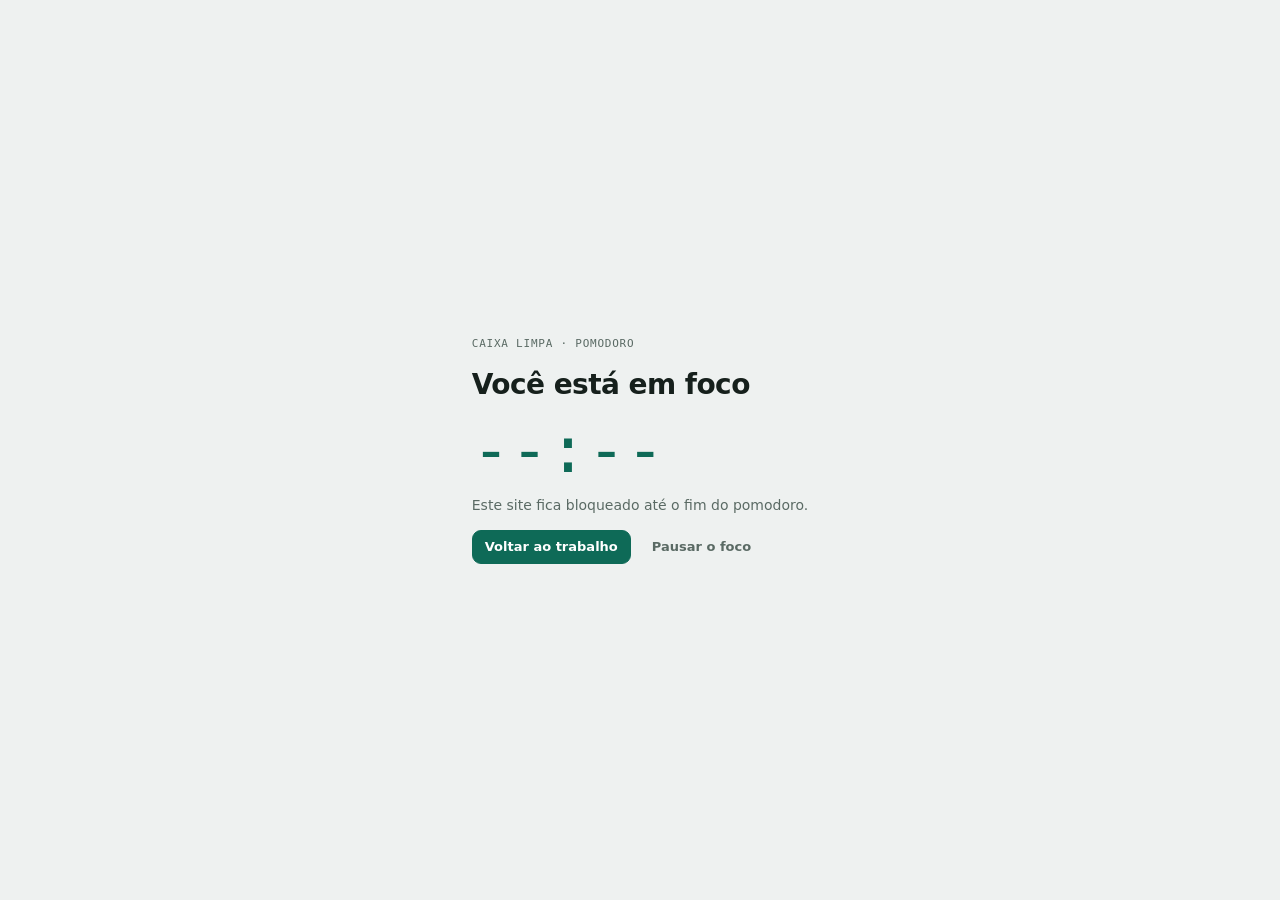
<file: extension/blocked.html>
<!doctype html>
<html lang="pt-BR">
<head>
<meta charset="utf-8">
<meta name="viewport" content="width=device-width,initial-scale=1">
<title>Em foco · Caixa Limpa</title>
<link rel="stylesheet" href="ui.css">
<style>
body{min-height:100vh;display:grid;place-items:center;padding:24px 16px}
.box{max-width:440px;display:flex;flex-direction:column;gap:14px}
h1{margin:0;font-size:28px;letter-spacing:-.02em}
.clock{font-family:var(--f-mono);font-size:64px;line-height:1;color:var(--accent)}
.acts{display:flex;gap:8px;flex-wrap:wrap}
</style>
</head>
<body>
<div class="box">
  <span class="lbl">Caixa Limpa · Pomodoro</span>
  <h1>Você está em foco</h1>
  <div class="clock mono" id="clock">--:--</div>
  <p class="muted" id="task" style="margin:0">Este site fica bloqueado até o fim do pomodoro.</p>
  <div class="acts">
    <button class="btn primary" id="back" type="button">Voltar ao trabalho</button>
    <button class="btn ghost" id="pause" type="button">Pausar o foco</button>
  </div>
</div>
<script type="module" src="blocked.js"></script>
</body>
</html>
</file>
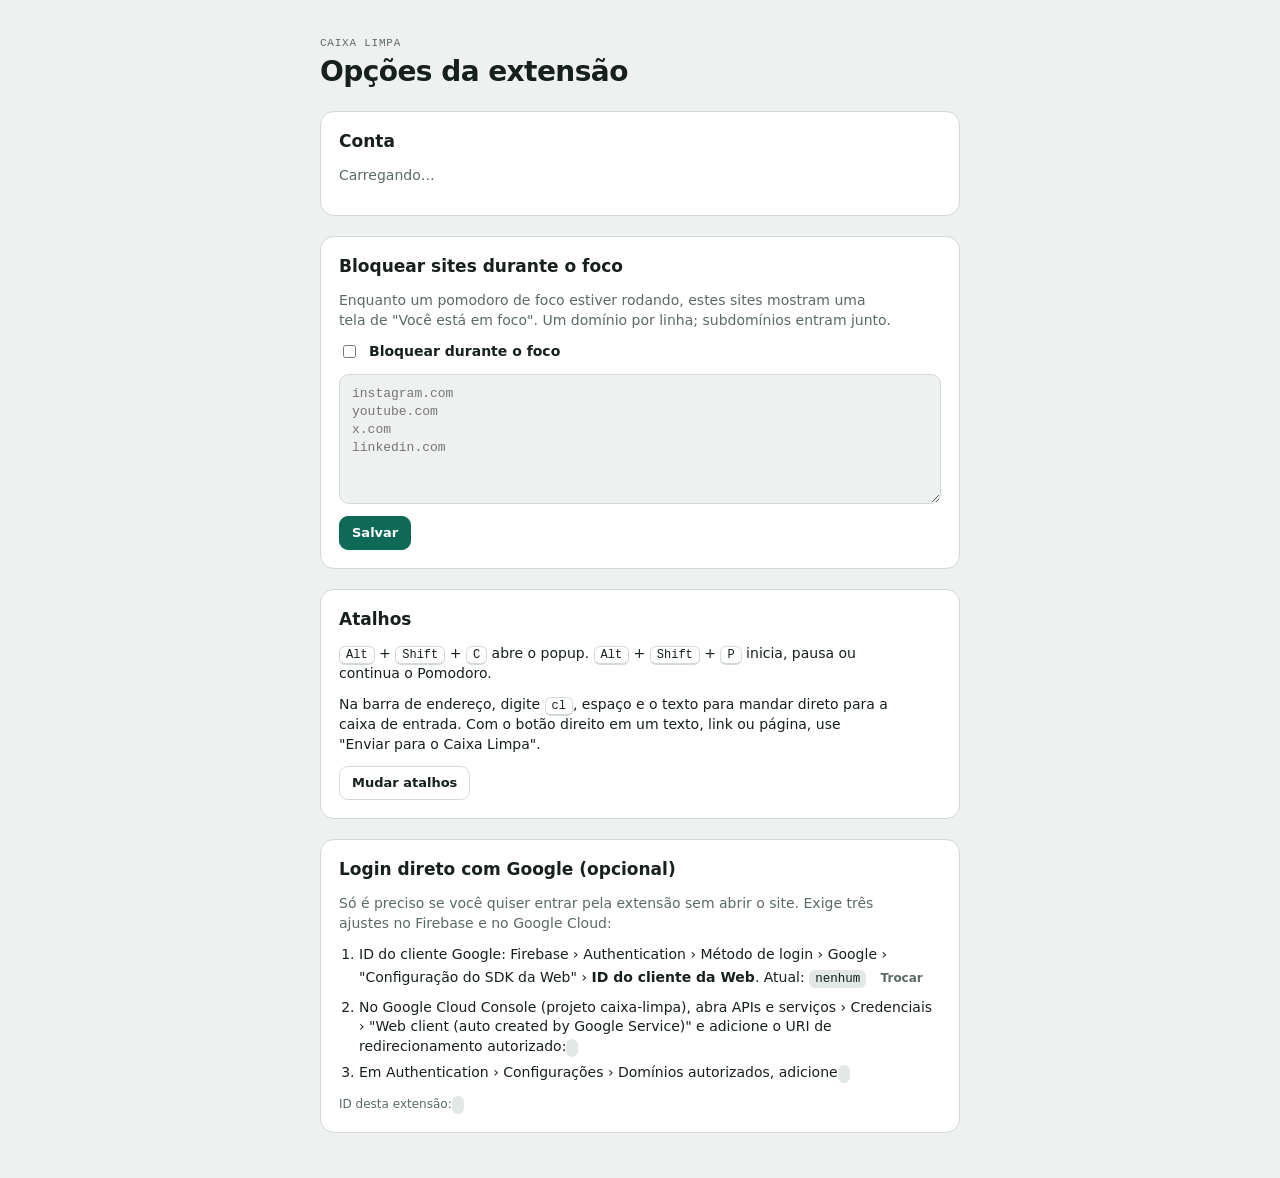
<file: extension/options.html>
<!doctype html>
<html lang="pt-BR">
<head>
<meta charset="utf-8">
<meta name="viewport" content="width=device-width,initial-scale=1">
<title>Opções · Caixa Limpa</title>
<link rel="stylesheet" href="ui.css">
<style>
body{padding:32px 16px 48px}
.wrap{max-width:640px;margin:0 auto;display:flex;flex-direction:column;gap:20px}
h1{margin:0;font-size:28px;letter-spacing:-.02em}
section{background:var(--surface);border:1px solid var(--line);border-radius:14px;padding:18px;display:flex;flex-direction:column;gap:12px}
h2{margin:0;font-size:17px}
p{margin:0;max-width:62ch}
textarea{width:100%;min-height:130px;padding:10px 12px;border-radius:10px;border:1px solid var(--line);background:var(--bg);font-family:var(--f-mono);font-size:13px;resize:vertical}
code{font-family:var(--f-mono);font-size:12.5px;background:var(--surface-2);padding:2px 6px;border-radius:6px;overflow-wrap:anywhere}
label.tg{display:flex;gap:10px;align-items:center;font-weight:700}
.row{display:flex;gap:8px;flex-wrap:wrap;align-items:center}
kbd{font-family:var(--f-mono);font-size:12px;border:1px solid var(--line);border-bottom-width:2px;border-radius:6px;padding:1px 6px}
ol{margin:0;padding-left:20px;display:flex;flex-direction:column;gap:6px}
</style>
</head>
<body>
<div class="wrap">
  <div><span class="lbl">Caixa Limpa</span><h1>Opções da extensão</h1></div>

  <section>
    <h2>Conta</h2>
    <p id="acct" class="muted">Carregando…</p>
    <div id="cid-box" hidden style="display:flex;flex-direction:column;gap:8px">
      <p><b>Falta o ID do cliente Google.</b> No Firebase Console, abra Authentication › Método de login › clique em <b>Google</b> › abra "Configuração do SDK da Web" e copie o <b>ID do cliente da Web</b> (termina com <code>.apps.googleusercontent.com</code>).</p>
      <div class="row"><input class="inp" id="cid" placeholder="123456789-abc.apps.googleusercontent.com" style="flex:1 1 280px"><button class="btn" id="cid-save" type="button">Salvar ID</button></div>
      <span id="cid-msg" class="small muted"></span>
    </div>
    <div class="row" id="acct-acts"></div>
    <p id="acct-err" class="small" style="color:var(--warn)" hidden></p>
  </section>

  <section>
    <h2>Bloquear sites durante o foco</h2>
    <p class="muted">Enquanto um pomodoro de foco estiver rodando, estes sites mostram uma tela de "Você está em foco". Um domínio por linha; subdomínios entram junto.</p>
    <label class="tg"><input type="checkbox" id="block-on"> Bloquear durante o foco</label>
    <textarea id="domains" placeholder="instagram.com&#10;youtube.com&#10;x.com&#10;linkedin.com"></textarea>
    <div class="row"><button class="btn primary" id="save" type="button">Salvar</button><span id="saved" class="small muted"></span></div>
  </section>

  <section>
    <h2>Atalhos</h2>
    <p><kbd>Alt</kbd> + <kbd>Shift</kbd> + <kbd>C</kbd> abre o popup. <kbd>Alt</kbd> + <kbd>Shift</kbd> + <kbd>P</kbd> inicia, pausa ou continua o Pomodoro.</p>
    <p>Na barra de endereço, digite <kbd>cl</kbd>, espaço e o texto para mandar direto para a caixa de entrada. Com o botão direito em um texto, link ou página, use "Enviar para o Caixa Limpa".</p>
    <div class="row"><button class="btn" id="shortcuts" type="button">Mudar atalhos</button></div>
  </section>

  <section>
    <h2>Login direto com Google (opcional)</h2>
    <p class="muted">Só é preciso se você quiser entrar pela extensão sem abrir o site. Exige três ajustes no Firebase e no Google Cloud:</p>
    <ol>
      <li>ID do cliente Google: Firebase › Authentication › Método de login › Google › "Configuração do SDK da Web" › <b>ID do cliente da Web</b>. Atual: <code id="cid-now">nenhum</code> <button class="btn small ghost" id="cid-edit" type="button">Trocar</button></li>
      <li>No Google Cloud Console (projeto caixa-limpa), abra APIs e serviços › Credenciais › "Web client (auto created by Google Service)" e adicione o URI de redirecionamento autorizado: <code id="redir"></code></li>
      <li>Em Authentication › Configurações › Domínios autorizados, adicione <code id="dom"></code></li>
    </ol>
    <p class="small muted">ID desta extensão: <code id="extid"></code></p>
  </section>
</div>
<script type="module" src="options.js"></script>
</body>
</html>
</file>
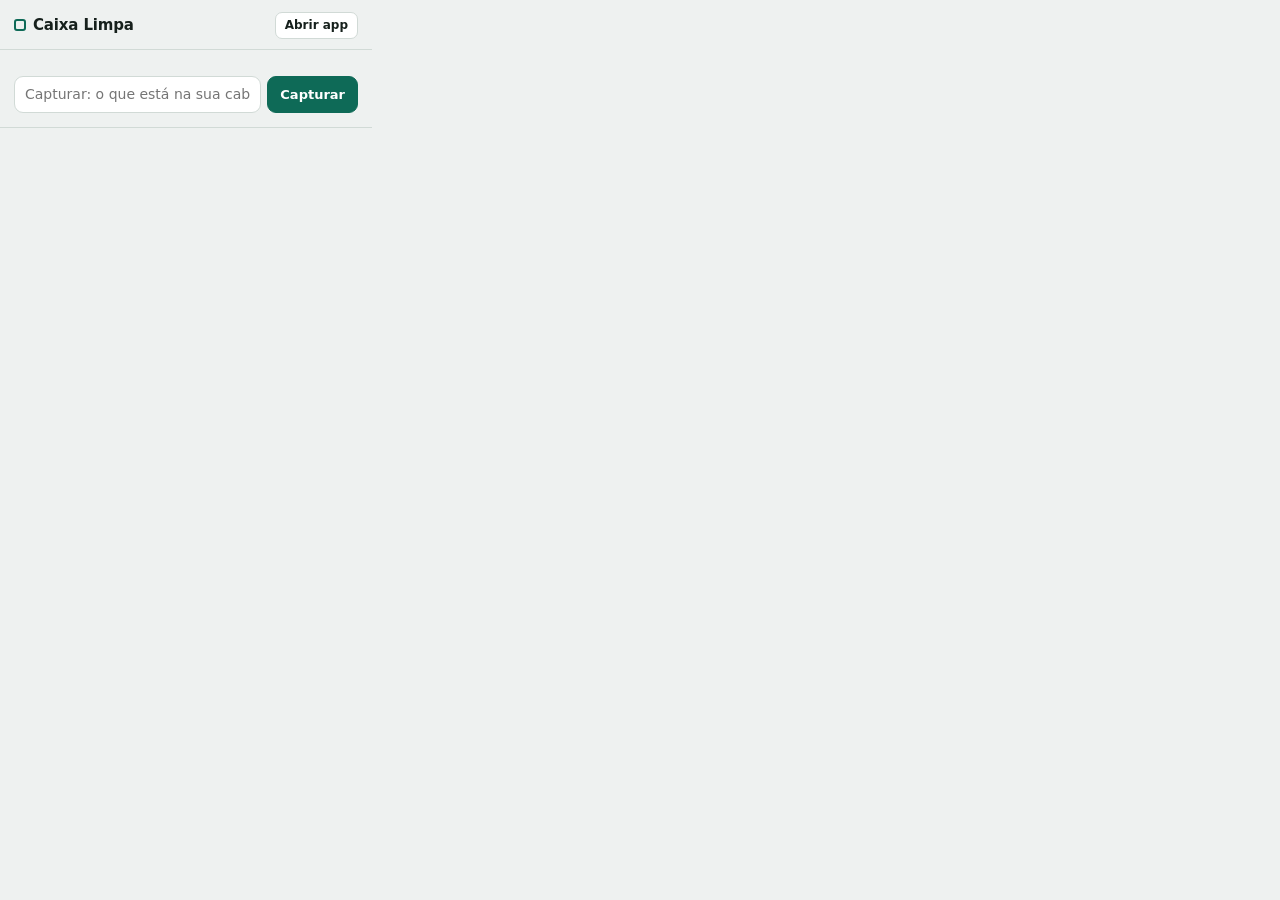
<file: extension/popup.html>
<!doctype html>
<html lang="pt-BR">
<head>
<meta charset="utf-8">
<title>Caixa Limpa</title>
<link rel="stylesheet" href="ui.css">
<style>
body{width:372px;min-height:200px}
header{display:flex;align-items:center;justify-content:space-between;gap:8px;padding:12px 14px 10px;border-bottom:1px solid var(--line)}
.brand{font-weight:800;font-size:15px;letter-spacing:-.01em;display:flex;align-items:center;gap:7px}
.brand i{width:12px;height:12px;border-radius:3px;border:2.5px solid var(--accent)}
main{padding:12px 14px 14px;display:flex;flex-direction:column;gap:14px}
.timer{background:var(--surface);border:1.5px solid var(--line);border-radius:14px;padding:12px 14px;display:flex;flex-direction:column;gap:10px}
.timer.focus{border-color:var(--accent)}
.timer.brk{border-color:var(--rest)}
.ph{display:flex;justify-content:space-between;align-items:center;color:var(--accent)}
.timer.brk .ph{color:var(--rest)}
.clock{font-family:var(--f-mono);font-weight:500;font-size:52px;line-height:1;letter-spacing:-.04em;font-variant-numeric:tabular-nums}
.meter{height:5px;border-radius:9px;background:var(--surface-2);overflow:hidden}
.meter i{display:block;height:100%;background:var(--accent)}
.timer.brk .meter i{background:var(--rest)}
.dots{display:inline-flex;gap:5px}
.dots i{width:8px;height:8px;border-radius:50%;border:2px solid currentColor}
.dots i.on{background:currentColor}
.acts{display:flex;flex-wrap:wrap;gap:6px}
form.cap{display:flex;gap:6px}
#authbox:empty,#todaybox:empty{display:none}
#todaybox{display:flex;flex-direction:column;gap:14px}
section h2{margin:0 0 4px;display:flex;justify-content:space-between}
ul{list-style:none;margin:0;padding:0}
li.row{display:flex;gap:9px;align-items:flex-start;padding:8px 0;border-bottom:1px solid var(--line)}
li.row:last-child{border-bottom:0}
.check{flex:none;width:20px;height:20px;margin-top:1px;border-radius:50%;border:2px solid var(--muted);background:transparent;padding:0}
.check:hover{border-color:var(--accent);background:var(--accent-soft)}
.rm{flex:1;min-width:0;display:flex;flex-direction:column;gap:4px}
.rm .t{overflow-wrap:anywhere}
.chips{display:flex;flex-wrap:wrap;gap:4px}
.rs{flex:none;display:flex;gap:4px}
.note{background:var(--surface-2);border-radius:10px;padding:9px 11px;display:flex;justify-content:space-between;align-items:center;gap:8px;font-size:13px}
.card{background:var(--surface);border:1px solid var(--line);border-radius:14px;padding:14px;display:flex;flex-direction:column;gap:10px}
.card h3{margin:0;font-size:15px}
footer{display:flex;justify-content:space-between;align-items:center;gap:8px;padding:10px 14px;border-top:1px solid var(--line);font-size:12px}
footer .who{min-width:0;overflow:hidden;text-overflow:ellipsis;white-space:nowrap;color:var(--muted)}
#toast{position:fixed;left:12px;right:12px;bottom:12px;background:var(--ink);color:var(--bg);border-radius:10px;padding:9px 12px;font-size:13px}
</style>
</head>
<body>
<header>
  <div class="brand"><i aria-hidden="true"></i>Caixa Limpa</div>
  <button class="btn small" id="open" type="button">Abrir app</button>
</header>
<main id="main"></main>
<footer id="foot"></footer>
<div id="toast" hidden role="status"></div>
<script type="module" src="popup.js"></script>
</body>
</html>
</file>
<file: extension/ui.css>
:root{
  --bg:#eef1f0; --surface:#ffffff; --surface-2:#e2e8e5; --ink:#16201c; --muted:#5a6a64; --line:#d1dad6;
  --accent:#0e6a57; --accent-ink:#ffffff; --accent-soft:#d3ebe3; --warn:#a84c0c; --warn-soft:#fbe5d2; --rest:#2f5f9e;
  --f-body:system-ui,-apple-system,"Segoe UI",Roboto,sans-serif; --f-mono:ui-monospace,"SF Mono",Menlo,Consolas,monospace;
  color-scheme:light;
}
@media (prefers-color-scheme: dark){:root{
  --bg:#0e1412; --surface:#151d1a; --surface-2:#1e2925; --ink:#e5eeea; --muted:#93a59e; --line:#29362f;
  --accent:#4fc4a3; --accent-ink:#05241b; --accent-soft:#163a30; --warn:#f0a25c; --warn-soft:#3a2614; --rest:#8db4ec; color-scheme:dark}}
*{box-sizing:border-box}
[hidden]{display:none!important}
body{margin:0;background:var(--bg);color:var(--ink);font:14px/1.4 var(--f-body)}
button,input,select,textarea{font:inherit;color:inherit}
button{cursor:pointer}
:focus-visible{outline:2px solid var(--accent);outline-offset:2px}
.mono{font-family:var(--f-mono);font-variant-numeric:tabular-nums}
.btn{padding:7px 12px;border-radius:9px;border:1px solid var(--line);background:var(--surface);font-weight:700;font-size:13px;white-space:nowrap}
.btn:hover{border-color:var(--accent)}
.btn.primary{background:var(--accent);color:var(--accent-ink);border-color:var(--accent)}
.btn.ghost{background:transparent;border-color:transparent;color:var(--muted)}
.btn.ghost:hover{color:var(--ink);border-color:var(--line)}
.btn.small{padding:4px 9px;font-size:12px;border-radius:7px}
.btn.on{background:var(--accent-soft);color:var(--accent);border-color:var(--accent)}
.sel,.inp{padding:8px 10px;border-radius:9px;border:1px solid var(--line);background:var(--surface);width:100%;min-width:0}
.chip{font-family:var(--f-mono);font-size:11px;line-height:1.5;padding:0 7px;border-radius:999px;background:var(--surface-2);color:var(--muted);white-space:nowrap}
.chip.warn{background:var(--warn-soft);color:var(--warn)}
.chip.cli{background:transparent;border:1px solid var(--rest);color:var(--rest)}
.muted{color:var(--muted)}
.small{font-size:12px}
.lbl{font-family:var(--f-mono);font-size:11px;letter-spacing:.07em;text-transform:uppercase;color:var(--muted)}
</file>
